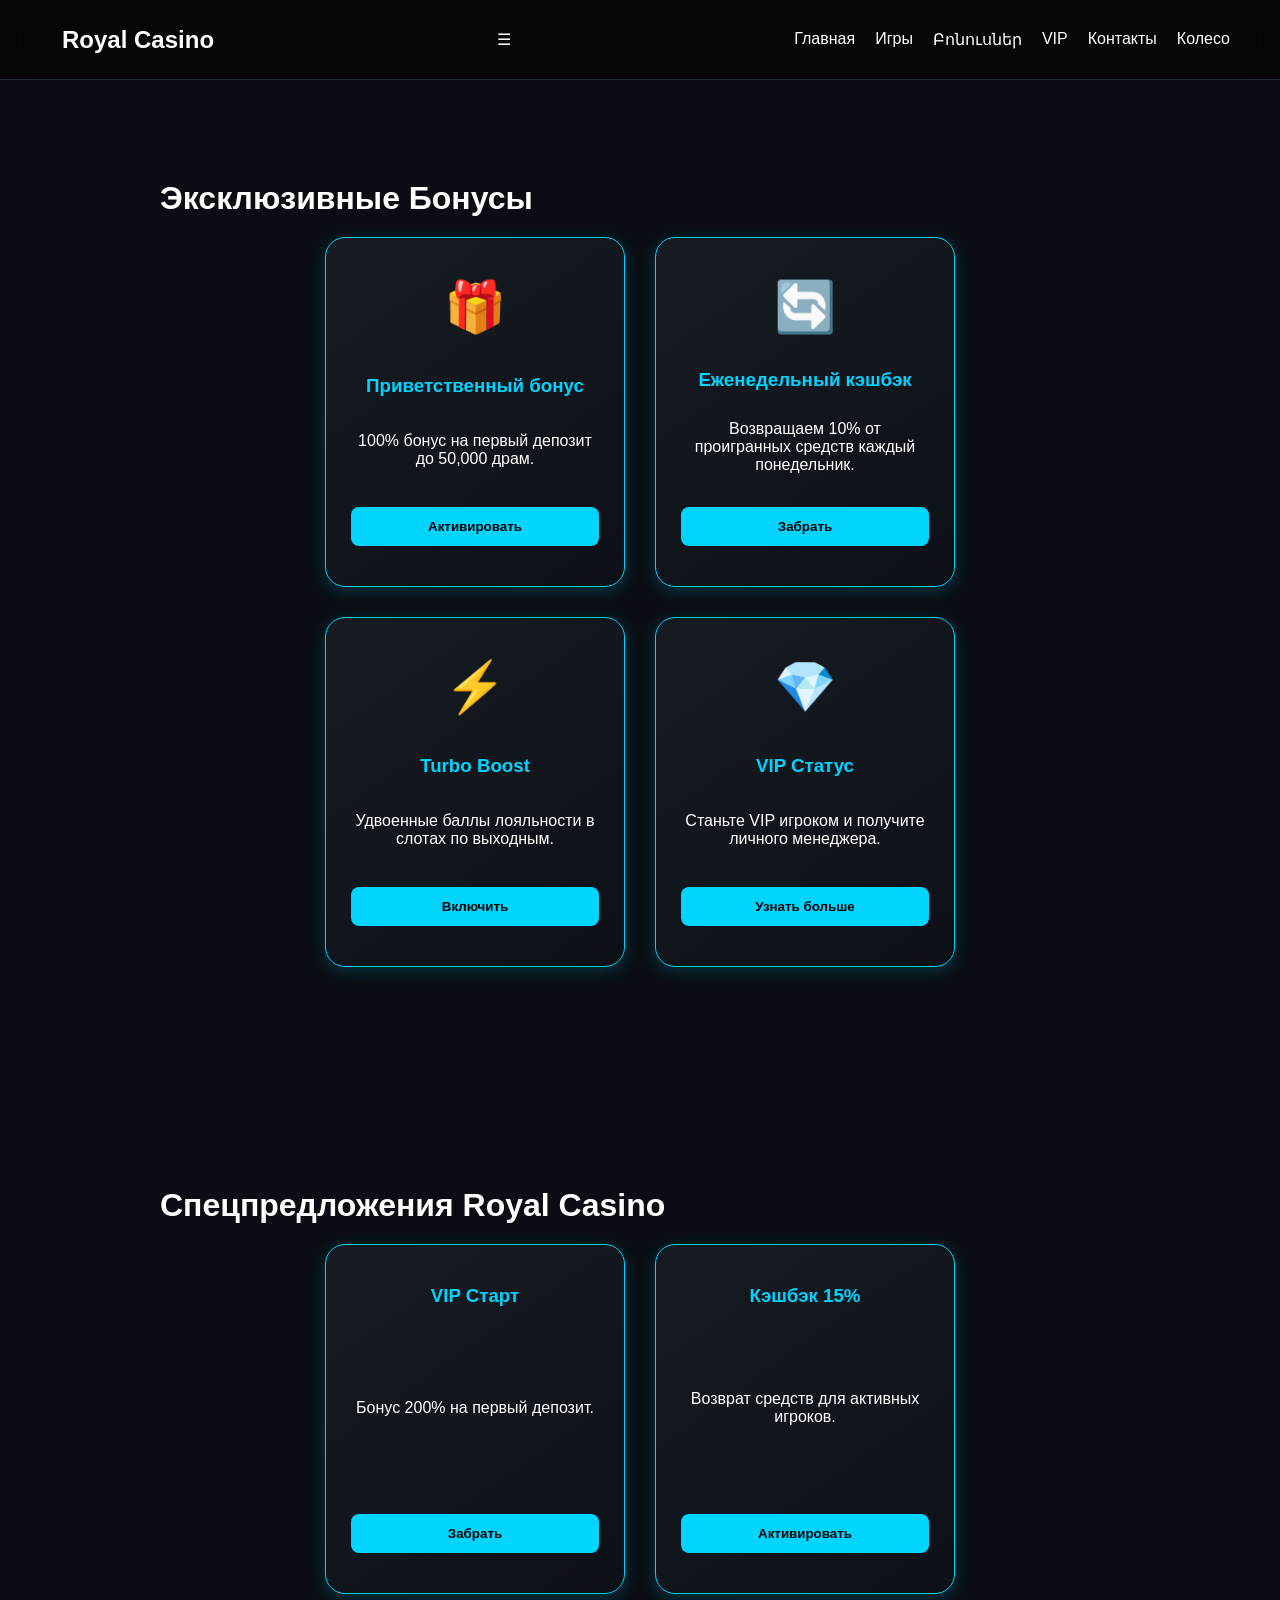
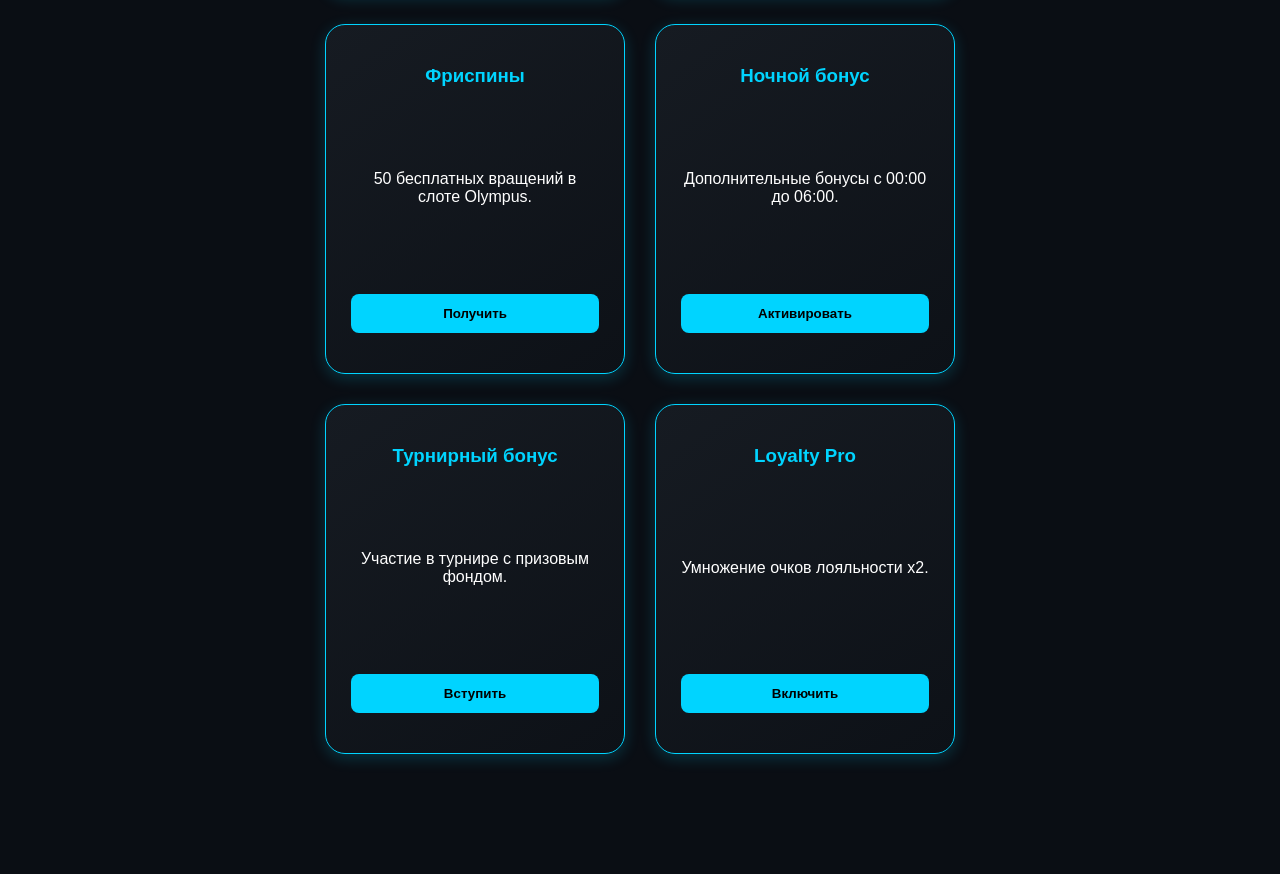
<file: bonus.html>
<!DOCTYPE html>
<html lang="ru">
<head>
    <meta charset="UTF-8">
    <meta name="viewport" content="width=device-width, initial-scale=1.0">
    <title>Бонусы - Royal Casino</title>
    <link rel="stylesheet" href="style.css">
</head>
<body>

    <header>
     
        <div class="logo">
            <i class="fa-solid fa-dice"></i>
            <span>Royal Casino</span>
        </div>
        <div class="menu-toggle" onclick="toggleMenu()">☰</div>
        <nav id="navMenu" class="nav-menu">
            <a href="index.html">Главная</a>
            <a href="games.html">Игры</a>
            <a href="bonus.html">Բոնուսներ</a>
            <a href="vip.html">VIP</a>
            <a href="contacts.html">Контакты</a>
            <a href="wheel.html">Колесо</a>
        </nav>

       
        
        
    </header>
    <main class="bonus-container">
        <h1 class="page-title">Эксклюзивные Бонусы</h1>
        
        <div class="bonus-grid">
            <div class="bonus-card">
                <div class="icon">🎁</div>
                <h3>Приветственный бонус</h3>
                <p>100% бонус на первый депозит до 50,000 драм.</p>
                <button class="play-btn" onclick="claimBonus('Приветственный бонус')">Активировать</button>
            </div>
            <div class="bonus-card">
                <div class="icon">🔄</div>
                <h3>Еженедельный кэшбэк</h3>
                <p>Возвращаем 10% от проигранных средств каждый понедельник.</p>
                <button class="play-btn" onclick="claimBonus('Кэшбэк')">Забрать</button>
            </div>
            <div class="bonus-card">
                <div class="icon">⚡️</div>
                <h3>Turbo Boost</h3>
                <p>Удвоенные баллы лояльности в слотах по выходным.</p>
                <button class="play-btn" onclick="claimBonus('Turbo Boost')">Включить</button>
            </div>
            <div class="bonus-card">
                <div class="icon">💎</div>
                <h3>VIP Статус</h3>
                <p>Станьте VIP игроком и получите личного менеджера.</p>
                <button class="play-btn" onclick="claimBonus('VIP Статус')">Узнать больше</button>
            </div>
        </div>
    </main>


    <main class="bonus-container">
        <h1 class="page-title">Спецпредложения Royal Casino</h1>
        
        <div class="bonus-grid">
            <div class="bonus-card"><h3>VIP Старт</h3><p>Бонус 200% на первый депозит.</p><button class="play-btn" onclick="claimBonus('VIP Старт')">Забрать</button></div>
            <div class="bonus-card"><h3>Кэшбэк 15%</h3><p>Возврат средств для активных игроков.</p><button class="play-btn" onclick="claimBonus('Кэшбэк 15%')">Активировать</button></div>
            <div class="bonus-card"><h3>Фриспины</h3><p>50 бесплатных вращений в слоте Olympus.</p><button class="play-btn" onclick="claimBonus('Фриспины')">Получить</button></div>
            <div class="bonus-card"><h3>Ночной бонус</h3><p>Дополнительные бонусы с 00:00 до 06:00.</p><button class="play-btn" onclick="claimBonus('Ночной бонус')">Активировать</button></div>
            <div class="bonus-card"><h3>Турнирный бонус</h3><p>Участие в турнире с призовым фондом.</p><button class="play-btn" onclick="claimBonus('Турнир')">Вступить</button></div>
            <div class="bonus-card"><h3>Loyalty Pro</h3><p>Умножение очков лояльности х2.</p><button class="play-btn" onclick="claimBonus('Loyalty Pro')">Включить</button></div>
        </div>
    </main> 


    <script src="script.js"></script>
</body>
</html>
</file>
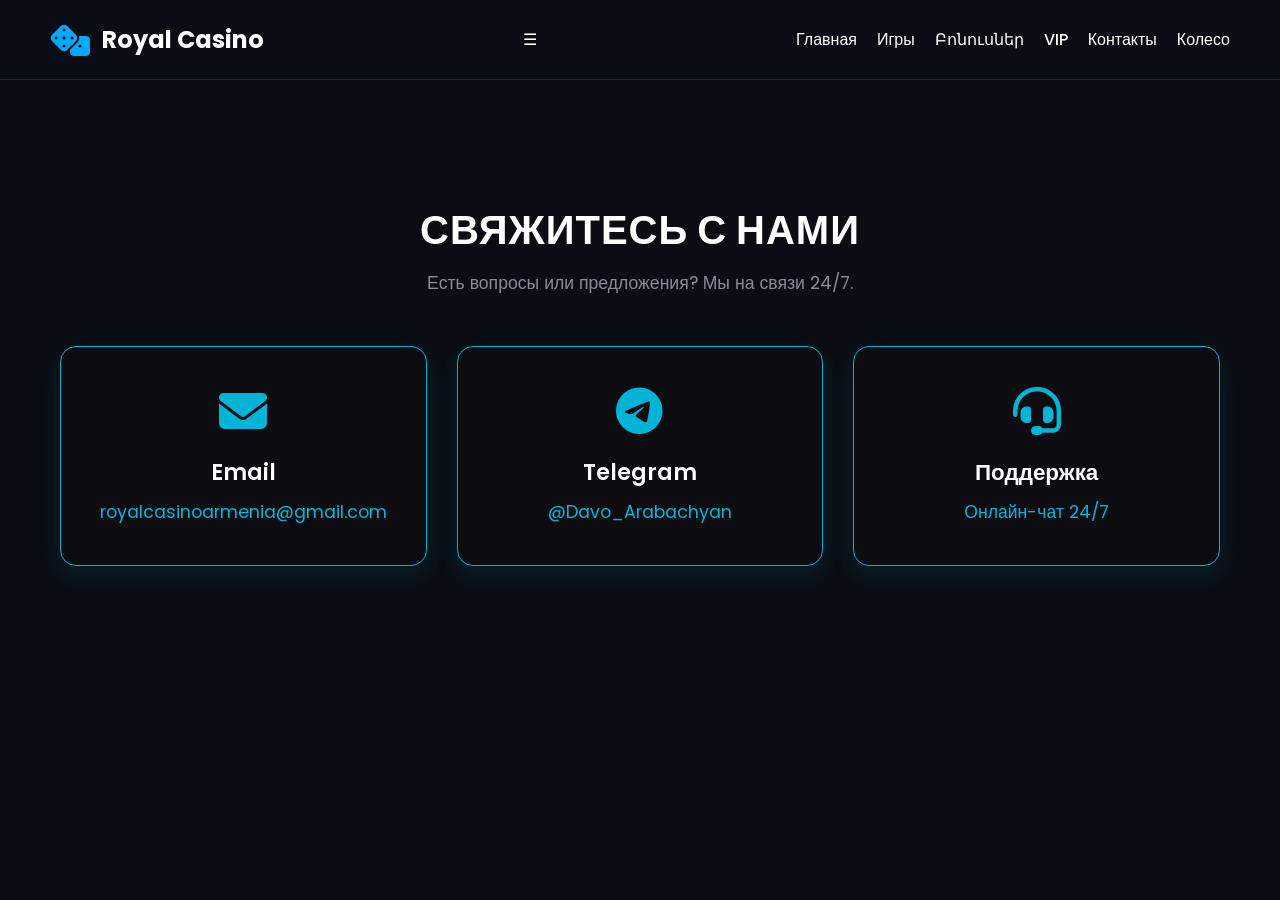
<file: contacts.html>
<!DOCTYPE html>
<html lang="ru">
<head>
    <meta charset="UTF-8">
    <meta name="viewport" content="width=device-width, initial-scale=1.0">
    <title>Royal Casino - Контакты</title>
    <link rel="stylesheet" href="style.css">
    <link href="https://fonts.googleapis.com/css2?family=Poppins:wght@300;400;600;700&display=swap" rel="stylesheet">
    <link rel="stylesheet" href="https://cdnjs.cloudflare.com/ajax/libs/font-awesome/6.7.2/css/all.min.css">
</head>
<body>
    <header>
     
        <div class="logo">
            <i class="fa-solid fa-dice"></i>
            <span>Royal Casino</span>
        </div>
        <div class="menu-toggle" onclick="toggleMenu()">☰</div>
        <nav id="navMenu" class="nav-menu">
            <a href="index.html">Главная</a>
            <a href="games.html">Игры</a>
            <a href="bonus.html">Բոնուսներ</a>
            <a href="vip.html">VIP</a>
            <a href="contacts.html">Контакты</a>
            <a href="wheel.html">Колесо</a>
        </nav>

      
        
       

    </header>

    <section class="contacts-section">
        <div class="contacts-container">
            <h1>Свяжитесь с нами</h1>
            <p class="contacts-subtitle">Есть вопросы или предложения? Мы на связи 24/7.</p>

            <div class="contacts-grid">
                <div class="contact-card">
                    <i class="fa-solid fa-envelope"></i>
                    <h3>Email</h3>
                    <p>royalcasinoarmenia@gmail.com</p>
                </div>

                <div class="contact-card">
                    <i class="fa-brands fa-telegram"></i>
                    <h3>Telegram</h3>
                    <p>@Davo_Arabachyan</p>
                </div>

                <div class="contact-card">
                    <i class="fa-solid fa-headset"></i>
                    <h3>Поддержка</h3>
                    <p>Онлайн-чат 24/7</p>
                </div>
            </div>
        </div>
    </section>

    <script src="script.js"></script>
</body>
</html>
</file>
<file: style.css>
*{
    margin:0;
    padding:0;
    box-sizing:border-box;
    font-family:'Poppins',sans-serif;
}

body{
    background:#05070d;
    color:white;
    overflow-x:hidden;
}

/* ================= HEADER ================= */

header{
    width:100%;
    height:80px;

    display:flex;
    justify-content:space-between;
    align-items:center;

    padding:0 80px;

    position:fixed;
    top:0;
    left:0;

    background:rgba(0,0,0,.55);

    backdrop-filter:blur(15px);

    border-bottom:1px solid rgba(0,170,255,.15);

    z-index:1000;
}

.logo{
    display:flex;
    align-items:center;
    gap:12px;

    font-size:26px;
    font-weight:700;
}

.logo i{
    color:#00aaff;
    font-size:32px;
}

nav{
    display:flex;
    gap:35px;
}

nav a{
    color:white;
    text-decoration:none;
    transition:.3s;
}

nav a:hover{
    color:#00aaff;
}

.buttons{
    display:flex;
    gap:15px;
}

button{
    cursor:pointer;
    transition:.35s;
}

.login{

    width:120px;
    height:45px;

    background:transparent;
    border:2px solid #00aaff;
    color:white;
    border-radius:12px;
}

.login:hover{

    background:#00aaff;
    box-shadow:0 0 20px #00aaff;
}

.signup{

    width:150px;
    height:45px;

    border:none;

    border-radius:12px;

    background:linear-gradient(90deg,#008cff,#00d4ff);

    color:white;

    font-weight:600;

    box-shadow:0 0 30px rgba(0,170,255,.5);
}

.signup:hover{

    transform:translateY(-3px);

    box-shadow:0 0 45px #00aaff;
}

/* ================= HERO ================= */

.hero{

    width:100%;
    min-height:100vh;

    display:flex;
    justify-content:space-between;
    align-items:center;

    padding:150px 80px;
}

.hero-left{

    width:48%;
}

.hero-left h4{

    color:#00aaff;

    margin-bottom:15px;

    font-size:22px;
}

.hero-left h1{

    font-size:68px;

    line-height:1.1;

    margin-bottom:25px;
}

.hero-left p{

    color:#a8b0c3;

    line-height:1.8;

    font-size:18px;

    margin-bottom:40px;
}

.hero-buttons{

    display:flex;

    gap:20px;
}

.play{

    width:200px;
    height:60px;

    border:none;

    border-radius:14px;

    background:#00aaff;

    color:white;

    font-size:18px;

    font-weight:700;

    box-shadow:0 0 35px rgba(0,170,255,.6);
}

.play:hover{

    transform:translateY(-5px);
}

.bonus{

    width:220px;
    height:60px;

    background:transparent;

    border:2px solid #00aaff;

    color:white;

    border-radius:14px;

    font-size:18px;
}

.bonus:hover{

    background:#00aaff;

    box-shadow:0 0 35px #00aaff;
}

/* ================= RIGHT ================= */

.hero-right{

    width:45%;

    display:flex;

    justify-content:center;

    align-items:center;

    position:relative;
}

.roulette{

    width:350px;
    height:350px;

    border-radius:50%;

    background:#101827;

    border:5px solid #00aaff;

    display:flex;

    justify-content:center;

    align-items:center;

    font-size:120px;

    color:#00aaff;

    box-shadow:
    0 0 40px #00aaff,
    inset 0 0 30px #00aaff;

    animation:spin 12s linear infinite;
}

.roulette-glow{

    position:absolute;

    width:500px;
    height:500px;

    background:#00aaff;

    filter:blur(180px);

    opacity:.18;
}

@keyframes spin{

from{

transform:rotate(0deg);

}

to{

transform:rotate(360deg);

}

}

/* ================= MOBILE ================= */

@media(max-width:900px){

header{

padding:20px;

flex-direction:column;

height:auto;

gap:20px;

}

nav{

flex-wrap:wrap;

justify-content:center;

}

.hero{

flex-direction:column;

text-align:center;

padding:180px 20px 60px;

}

.hero-left,
.hero-right{

width:100%;

}

.hero-left h1{

font-size:42px;

}

.hero-buttons{

justify-content:center;

flex-wrap:wrap;

}

.roulette{

width:260px;
height:260px;
font-size:90px;
margin-top:40px;

}

}

/* ==========================================================================
   Стили для секции игр (Royal Casino)
   ========================================================================== */

/* Общие настройки для всей секции */
.games {
    max-width: 1200px;
    margin: 40px auto;
    padding: 0 20px;
    font-family: 'Poppins', sans-serif; /* Твой подключенный шрифт */
}

/* Заголовок "Популярные игры" */
.games h1 {
    color: #ffffff;
    font-size: 2rem;
    margin-bottom: 30px;
    text-transform: uppercase;
    letter-spacing: 1px;
}

/* СЕТКА ДЛЯ КАРТОЧЕК */
.game-grid {
    display: grid;
    /* Карточки будут автоматически выстраиваться в ряд (минимум 260px каждая) */
    grid-template-columns: repeat(auto-fill, minmax(260px, 1fr));
    gap: 30px; /* Расстояние между карточками */
}

/* СТИЛЬ КАРТОЧКИ */
.game-card {
    background-color: #1a1a1f; /* Темный фон карточки, чуть светлее фона сайта */
    border-radius: 16px;       /* Красивые скругленные углы */
    overflow: hidden;          /* Чтобы картинка не вылезала за скругления */
    border: 1px solid #2c2c35; /* Элегантная тонкая рамка */
    box-shadow: 0 10px 20px rgba(0, 0, 0, 0.5); /* Глубокая тень */
    display: flex;
    flex-direction: column;
    transition: transform 0.3s ease, border-color 0.3s ease, box-shadow 0.3s ease;
}

/* Эффект при наведении на карточку */
.game-card:hover {
    transform: translateY(-8px); /* Карточка плавно приподнимается */
    border-color: #ffbe0b;       /* Рамка подсвечивается золотым */
    box-shadow: 0 15px 30px rgba(255, 190, 11, 0.2); /* Золотистое свечение */
}

/* КАРТИНКА ВНУТРИ КАРТОЧКИ */
.game-card img {
    width: 100%;
    height: 220px;       /* Фиксированная высота для всех картинок */
    object-fit: cover;   /* Картинки масштабируются без искажения пропорций */
    transition: transform 0.3s ease;
}

/* Эффект увеличения картинки при наведении */
.game-card:hover img {
    transform: scale(1.05);
}

/* НАЗВАНИЕ ИГРЫ (h3) */
.game-card h3 {
    color: #ffffff;
    font-size: 1.25rem;
    font-weight: 600;
    margin: 20px 15px 10px 15px;
    text-align: left;
}

/* КНОПКА "ПОДРОБНЕЕ" */
.game-card button {
    background: #ffbe0b; /* Золотой цвет кнопки */
    color: #000000;      /* Черный текст */
    border: none;
    padding: 12px 20px;
    font-size: 1rem;
    font-weight: 700;
    border-radius: 12px;
    margin: 0 15px 20px 15px; /* Отступы по бокам и снизу */
    cursor: pointer;
    transition: background-color 0.2s ease, transform 0.1s ease;
}

/* Эффект при наведении на кнопку */
.game-card button:hover {
    background: #fb5607; /* Меняет цвет на сочный оранжевый */
    color: #ffffff;      /* Текст становится белым */
}

/* Эффект при клике */
.game-card button:active {
    transform: scale(0.98);
}

/* ==========================================================================
   Спец-стили для страницы VIP (Черно-Голубой Неон)
   ========================================================================== */

/* Контейнер заголовка VIP */
.vip-header {
    display: flex;
    align-items: center;
    gap: 15px;
    margin-bottom: 30px;
}

/* Главная голубая плашка Premium */
.vip-badge-main {
    background: linear-gradient(135deg, #00b4d8 0%, #0077b6 100%);
    color: #ffffff;
    padding: 5px 12px;
    font-size: 0.85rem;
    font-weight: 800;
    border-radius: 20px;
    text-transform: uppercase;
    letter-spacing: 1px;
    box-shadow: 0 0 15px rgba(0, 180, 216, 0.4);
}

/* Премиум-стиль для VIP-карточки (Черный + Голубой неоновый контур) */
.game-card.vip-card {
    background: #0d0d11; /* Глубокий черный фон */
    border: 1px solid #00b4d8; /* Голубая неоновая рамка */
    box-shadow: 0 10px 25px rgba(0, 180, 216, 0.1);
}

/* Эффект при наведении на VIP-карточку */
.game-card.vip-card:hover {
    border-color: #90e0ef; /* Светло-голубое свечение */
    box-shadow: 0 15px 35px rgba(0, 180, 216, 0.4); 
    transform: translateY(-10px);
}

/* Обертка для картинки */
.game-image-wrapper {
    position: relative;
    width: 100%;
    height: 220px;
    overflow: hidden;
}

/* Голубой ярлык "VIP" поверх картинки */
.vip-tag {
    position: absolute;
    top: 15px;
    left: 15px;
    background: #00b4d8;
    color: #ffffff;
    font-weight: 900;
    font-size: 0.75rem;
    padding: 4px 10px;
    border-radius: 6px;
    z-index: 2;
    letter-spacing: 1px;
    box-shadow: 0 4px 10px rgba(0,0,0,0.4);
}

/* Изменяем текст внутри VIP-инфо */
.game-card.vip-card .game-info {
    padding: 20px;
    display: flex;
    flex-direction: column;
}

/* Стильная темная кнопка с голубой рамкой и текстом */
.game-card.vip-card button {
    background: #0d0d11;
    color: #00b4d8;
    border: 1px solid #00b4d8;
    margin: 10px 0 0 0;
    padding: 12px 0;
    width: 100%;
    font-weight: 700;
    border-radius: 12px;
    cursor: pointer;
    transition: all 0.3s ease;
}

/* При наведении кнопка полностью заливается голубым */
.game-card.vip-card button:hover {
    background: linear-gradient(135deg, #00b4d8 0%, #0077b6 100%);
    color: #ffffff;
    border-color: transparent;
    box-shadow: 0 0 15px rgba(0, 180, 216, 0.6);
}

/* Общие настройки для всей секции игр */
.games {
    max-width: 1200px;
    margin: 0 auto 40px auto; /* Убрали верхний маржин */
    padding: 120px 20px 0 20px; /* ДОБАВИЛИ 120px СВЕРХУ, чтобы отодвинуть от меню */
    font-family: 'Poppins', sans-serif;
}

/* ==========================================================================
   Спец-стили для страницы Контактов (Черно-Голубой Неон)
   ========================================================================== */

/* Главная секция контактов с отступом от фиксированного меню */
.contacts-section {
    max-width: 1200px;
    margin: 0 auto;
    padding: 120px 20px 40px 20px; /* Отступ сверху 120px, чтобы не пряталось под меню */
    font-family: 'Poppins', sans-serif;
    text-align: center;
}

.contacts-container h1 {
    color: #ffffff;
    font-size: 2.5rem;
    margin-bottom: 10px;
    text-transform: uppercase;
    letter-spacing: 1px;
}

.contacts-subtitle {
    color: #8a8a98;
    font-size: 1.1rem;
    margin-bottom: 50px;
}

/* Сетка для контактных карточек */
.contacts-grid {
    display: grid;
    grid-template-columns: repeat(auto-fit, minmax(280px, 1fr));
    gap: 30px;
}

/* Стиль карточки контакта */
.contact-card {
    background: #0d0d11; /* Твой глубокий черный цвет */
    border: 1px solid #00b4d8; /* Твой голубой неон */
    border-radius: 16px;
    padding: 40px 20px;
    box-shadow: 0 10px 25px rgba(0, 180, 216, 0.1);
    transition: transform 0.3s ease, border-color 0.3s ease, box-shadow 0.3s ease;
}

/* Эффект при наведении на карточку контакта */
.contact-card:hover {
    border-color: #90e0ef;
    box-shadow: 0 15px 35px rgba(0, 180, 216, 0.3);
    transform: translateY(-3px); /* Легкий аккуратный подъем без взлета */
}

/* Иконки FontAwesome внутри карточек */
.contact-card i {
    font-size: 3rem;
    color: #00b4d8; /* Голубой цвет для иконок */
    margin-bottom: 20px;
}

/* Заголовки внутри карточек */
.contact-card h3 {
    color: #ffffff;
    font-size: 1.4rem;
    margin-bottom: 10px;
    font-weight: 600;
}

/* Текст (ссылки/информация) внутри карточек */
.contact-card p {
    color: #00b4d8;
    font-size: 1.1rem;
    font-weight: 400;
    word-break: break-all;
}

/* ==========================================================================
   Дополнительные стили для блока игр на Главной странице
   ========================================================================== */

/* Контейнер для заголовка и кнопки "Смотреть все" */
.section-header {
    display: flex;
    justify-content: space-between;
    align-items: center;
    margin-bottom: 30px;
}

/* Убираем лишний нижний отступ у H1 внутри этого контейнера */
.section-header h1 {
    margin-bottom: 0 !important;
}

/* Красивая голубая кнопка "Смотреть все" */
.see-all-btn {
    color: #00b4d8;
    text-decoration: none;
    font-weight: 600;
    font-size: 1rem;
    border: 1px solid #00b4d8;
    padding: 8px 18px;
    border-radius: 8px;
    transition: all 0.3s ease;
}

/* Эффект при наведении на "Смотреть все" */
.see-all-btn:hover {
    background: #00b4d8;
    color: #ffffff;
    box-shadow: 0 0 15px rgba(0, 180, 216, 0.4);
}

/* ==========================================================================
   Новые разделы для Главной страницы (Джекпот, Плюсы, FAQ, Футер)
   ========================================================================== */

/* Общий стиль заголовков для секций */
.section-title {
    color: #ffffff;
    font-size: 2rem;
    text-align: center;
    text-transform: uppercase;
    letter-spacing: 1px;
    margin-bottom: 40px;
}

/* --- 1. СТИЛИ ДЛЯ ДЖЕКПОТА --- */
.jackpot-section {
    max-width: 1200px;
    margin: 60px auto;
    padding: 0 20px;
}

.jackpot-container {
    background: linear-gradient(135deg, #0d0d11 0%, #001d29 100%);
    border: 2px solid #00b4d8;
    border-radius: 20px;
    padding: 40px;
    text-align: center;
    box-shadow: 0 0 30px rgba(0, 180, 216, 0.25);
}

.jackpot-container h2 {
    color: #90e0ef;
    font-size: 1.5rem;
    letter-spacing: 4px;
    margin-bottom: 10px;
}

.jackpot-amount {
    color: #ffffff;
    font-size: 3.5rem;
    font-weight: 800;
    text-shadow: 0 0 20px rgba(0, 180, 216, 0.6);
    margin-bottom: 10px;
}

.jackpot-amount .cents {
    color: #00b4d8;
    font-size: 2rem;
    vertical-align: super;
}

.jackpot-container p {
    color: #8a8a98;
    font-size: 1.1rem;
}

/* --- 2. СТИЛИ ДЛЯ ПРЕИМУЩЕСТВ --- */
.features-section {
    max-width: 1200px;
    margin: 80px auto;
    padding: 0 20px;
}

.features-grid {
    display: grid;
    grid-template-columns: repeat(auto-fit, minmax(280px, 1fr));
    gap: 30px;
}

.feature-card {
    background: #0d0d11;
    border: 1px solid #22222a;
    border-radius: 16px;
    padding: 40px 20px;
    text-align: center;
    transition: all 0.3s ease;
}

.feature-card:hover {
    border-color: #00b4d8;
    box-shadow: 0 10px 25px rgba(0, 180, 216, 0.15);
    transform: translateY(-3px);
}

.feature-card i {
    font-size: 2.5rem;
    color: #00b4d8;
    margin-bottom: 20px;
}

.feature-card h3 {
    color: #ffffff;
    font-size: 1.3rem;
    margin-bottom: 15px;
}

.feature-card p {
    color: #8a8a98;
    font-size: 0.95rem;
    line-height: 1.6;
}

/* --- 3. СТИЛИ ДЛЯ FAQ --- */
.faq-section {
    max-width: 800px;
    margin: 80px auto;
    padding: 0 20px;
}

.faq-item {
    background: #0d0d11;
    border: 1px solid #22222a;
    border-radius: 12px;
    margin-bottom: 15px;
    padding: 20px;
    text-align: left;
}

.faq-question {
    color: #ffffff;
    font-weight: 600;
    font-size: 1.1rem;
    margin-bottom: 10px;
    position: relative;
    padding-left: 25px;
}

.faq-question::before {
    content: "•";
    color: #00b4d8;
    font-size: 1.5rem;
    position: absolute;
    left: 5px;
    top: -4px;
}

.faq-answer {
    color: #8a8a98;
    font-size: 0.95rem;
    line-height: 1.6;
    padding-left: 25px;
}

/* --- 4. СТИЛИ ДЛЯ ФУТЕРА --- */
.main-footer {
    background: #07070a;
    border-top: 1px solid #14141a;
    padding: 30px 20px;
    text-align: center;
    margin-top: 100px;
}

.footer-content p {
    color: #555562;
    font-size: 0.9rem;
}

/* ==========================================================================
   ИГРОВЫЕ КАРТОЧКИ — ТОЛЬКО ЧЕРНЫЙ И ГОЛУБОЙ ЦВЕТ
   ========================================================================== */

/* Сетка для карточек */
.game-grid {
    display: grid !important;
    grid-template-columns: repeat(auto-fill, minmax(250px, 1fr)) !important;
    gap: 25px !important;
    margin-top: 20px !important;
}

/* Сама карточка */
.game-card {
    background-color: #0d0d11 !important; /* Глубокий черный фон */
    border: 1px solid #1e1e24 !important; /* Темная рамка */
    border-radius: 16px !important;
    overflow: hidden !important;
    display: flex !important;
    flex-direction: column !important;
    transition: all 0.3s ease !important;
}

/* Эффект при наведении на карточку — подсвечивается ГОЛУБЫМ */
.game-card:hover {
    border-color: #00b4d8 !important;
    box-shadow: 0 10px 25px rgba(0, 180, 216, 0.25) !important;
    transform: translateY(-3px) !important;
}

/* Картинка внутри карточки */
.game-card img {
    width: 100% !important;
    height: 200px !important;
    object-fit: cover !important;
}

/* Заголовок игры */
.game-card h3 {
    color: #ffffff !important;
    font-size: 1.2rem !important;
    margin: 15px !important;
    font-weight: 600 !important;
}

/* КНОПКА — СТРОГО ГОЛУБАЯ */
.game-card button {
    background-color: #00b4d8 !important; /* Твой фирменный голубой цвет */
    color: #ffffff !important;            /* Белый текст */
    border: none !important;
    border-radius: 12px !important;
    padding: 12px 20px !important;
    font-weight: 700 !important;
    margin: 0 15px 20px 15px !important;
    cursor: pointer !important;
    transition: background-color 0.2s ease !important;
}

/* Эффект при наведении на кнопку */
.game-card button:hover {
    background-color: #0077b6 !important; /* Сине-голубой при наведении */
    color: #ffffff !important;
}

/* ==========================================================================
   РАСШИРЕННАЯ СТРАНИЦА ИГР (Сетка + Фильтры + Живые Выигрыши)
   ========================================================================== */

/* Макет распределения: Каталог слева, Виджет выигрышей справа */
.games-page-layout {
    max-width: 1400px;
    margin: 0 auto;
    padding: 120px 20px 40px 20px; /* Отступ сверху от меню */
    display: flex;
    gap: 30px;
}

.games-main-content {
    flex: 3; /* Занимает 75% ширины */
}

/* Стили кнопок-фильтров */
.games-filter-bar {
    display: flex;
    gap: 12px;
    margin-bottom: 30px;
}

.filter-btn {
    background: #0d0d11;
    color: #8a8a98;
    border: 1px solid #22222a;
    padding: 10px 20px;
    border-radius: 10px;
    font-weight: 600;
    cursor: pointer;
    transition: all 0.3s ease;
}

.filter-btn:hover, .filter-btn.active {
    background: #00b4d8;
    color: #ffffff;
    border-color: #00b4d8;
    box-shadow: 0 0 15px rgba(0, 180, 216, 0.3);
}

/* БОКОВАЯ ПАНЕЛЬ: ЖИВЫЕ ВЫИГРЫШИ */
.live-wins-sidebar {
    flex: 1; /* Занимает 25% ширины */
    background: #0d0d11;
    border: 1px solid #00b4d8; /* Голубой контур */
    border-radius: 20px;
    padding: 25px 20px;
    height: fit-content;
    box-shadow: 0 10px 30px rgba(0, 180, 216, 0.1);
}

.sidebar-header {
    display: flex;
    align-items: center;
    gap: 10px;
    margin-bottom: 20px;
    border-bottom: 1px solid #22222a;
    padding-bottom: 15px;
}

.sidebar-header h2 {
    color: #ffffff;
    font-size: 1.25rem;
    margin: 0;
}

/* Пульсирующая зеленая/голубая точка (эффект Live) */
.live-pulse {
    width: 10px;
    height: 10px;
    background-color: #00b4d8;
    border-radius: 50%;
    box-shadow: 0 0 0 0 rgba(0, 180, 216, 0.7);
    animation: pulse 1.6s infinite;
}

@keyframes pulse {
    0% { transform: scale(0.95); box-shadow: 0 0 0 0 rgba(0, 180, 216, 0.7); }
    70% { transform: scale(1); box-shadow: 0 0 0 10px rgba(0, 180, 216, 0); }
    100% { transform: scale(0.95); box-shadow: 0 0 0 0 rgba(0, 180, 216, 0); }
}

/* Элементы списка выигрышей */
.wins-list {
    display: flex;
    flex-direction: column;
    gap: 15px;
}

.win-item {
    background: #14141a;
    border-radius: 12px;
    padding: 12px 15px;
    display: flex;
    justify-content: space-between;
    align-items: center;
    border: 1px solid #1e1e24;
}

.win-user {
    color: #ffffff;
    font-weight: 600;
    font-size: 0.9rem;
}

.win-game {
    color: #8a8a98;
    font-size: 0.8rem;
}

.win-amount {
    font-weight: 700;
    font-size: 0.95rem;
}

.font-cyan {
    color: #00b4d8;
    text-shadow: 0 0 10px rgba(0, 180, 216, 0.3);
}

/* Адаптивность для мобилок (чтобы сайдбар уходил вниз, если экран узкий) */
@media (max-width: 992px) {
    .games-page-layout {
        flex-direction: column;
    }
    .live-wins-sidebar {
        width: 100%;
    }
}

/* ==========================================================================
   ФИКС VIP СТРАНИЦЫ (Ровные карточки)
   ========================================================================== */

   .vip-page-container {
    max-width: 1200px;
    margin: 0 auto;
    padding: 120px 20px 40px 20px;
}

/* Стили для блока статусов (карточек Bronze, Silver и т.д.) */
.vip-status-container {
    margin-bottom: 60px;
}

.status-grid {
    display: grid;
    grid-template-columns: repeat(auto-fit, minmax(240px, 1fr));
    gap: 20px;
}

.status-card {
    background: #0d0d11;
    border: 1px solid #22222a;
    border-radius: 16px;
    padding: 25px 15px;
    text-align: center;
    transition: all 0.3s ease;
}

.status-card:hover {
    border-color: #00b4d8;
    box-shadow: 0 0 20px rgba(0, 180, 216, 0.2);
    transform: translateY(-3px);
}

.status-card h3 {
    color: #ffffff;
    margin-bottom: 8px;
}

.status-card p {
    color: #8a8a98;
    font-size: 0.9rem;
    margin-bottom: 15px;
}

.status-lock {
    display: inline-block;
    font-size: 0.75rem;
    font-weight: 700;
    padding: 4px 12px;
    border-radius: 20px;
    background: #14141a;
    color: #00b4d8;
    border: 1px solid #00b4d8;
    text-transform: uppercase;
}

/* Оформление VIP карточек — делаем им постоянную неоновую рамку */
.game-card.vip-card {
    background: #060608 !important;
    border: 1px solid #00b4d8 !important; /* Голубой контур */
    box-shadow: 0 5px 15px rgba(0, 180, 216, 0.15) !important;
}

.game-card.vip-card:hover {
    border-color: #90e0ef !important;
    box-shadow: 0 10px 25px rgba(0, 180, 216, 0.35) !important;
}

/* Кнопки внутри VIP карточек */
.game-card.vip-card button {
    background: transparent !important;
    color: #00b4d8 !important;
    border: 1px solid #00b4d8 !important;
}

.game-card.vip-card button:hover {
    background: #00b4d8 !important;
    color: #ffffff !important;
}

/* КНОПКА — ТЕПЕРЬ СТРОГО ПО ЦЕНТРУ КАРТОЧКИ */
.game-card button {
    background-color: #00b4d8 !important; /* Твой фирменный голубой цвет */
    color: #ffffff !important;            /* Белый текст */
    border: none !important;
    border-radius: 12px !important;
    padding: 12px 20px !important;
    font-weight: 700 !important;
    
    /* ВОТ ЭТИ ТРИ СТРОКИ ВЫРАВНИВАЮТ КНОПКУ ПРЯМО ПО ЦЕНТРУ */
    display: block !important;
    margin: 0 auto 20px auto !important; /* auto слева и справа сдвинет её в центр */
    width: 85% !important;               /* Делает её аккуратной по ширине */
    
    cursor: pointer !important;
    transition: background-color 0.2s ease !important;
}

/* ==========================================================================
   МОДАЛЬНЫЕ ОКНА (ВХОД И РЕГИСТРАЦИЯ)
   ========================================================================== */

/* Задний темный фон при открытии окна */
.modal {
    display: none; /* По умолчанию скрыто */
    position: fixed;
    z-index: 1000;
    left: 0;
    top: 0;
    width: 100%;
    height: 100%;
    background-color: rgba(3, 3, 5, 0.8);
    backdrop-filter: blur(8px); /* Размытие заднего плана */
    justify-content: center;
    align-items: center;
}

/* Контентная плашка окна */
.modal-content {
    background-color: #0d0d11;
    border: 2px solid #00b4d8; /* Неоново-голубая рамка */
    box-shadow: 0 0 30px rgba(0, 180, 216, 0.3);
    padding: 40px;
    border-radius: 20px;
    width: 100%;
    max-width: 420px;
    position: relative;
    text-align: left;
    animation: fadeInModal 0.3s ease;
}

@keyframes fadeInModal {
    from { opacity: 0; transform: translateY(-20px); }
    to { opacity: 1; transform: translateY(0); }
}

/* Кнопка закрытия (крестик) */
.close-modal {
    position: absolute;
    right: 20px;
    top: 15px;
    color: #8a8a98;
    font-size: 28px;
    font-weight: bold;
    cursor: pointer;
    transition: color 0.2s;
}

.close-modal:hover {
    color: #00b4d8;
}

.modal-content h2 {
    color: #ffffff;
    margin-bottom: 25px;
    font-size: 1.8rem;
    font-weight: 700;
}

/* Поля ввода (Инпуты) */
.input-group {
    margin-bottom: 20px;
    display: flex;
    flex-direction: column;
    gap: 8px;
}

.input-group label {
    color: #8a8a98;
    font-size: 0.9rem;
}

.input-group input {
    background: #14141a;
    border: 1px solid #22222a;
    padding: 14px;
    border-radius: 10px;
    color: #ffffff;
    font-size: 1rem;
    outline: none;
    transition: all 0.2s;
}

.input-group input:focus {
    border-color: #00b4d8;
    box-shadow: 0 0 10px rgba(0, 180, 216, 0.2);
}

/* Чекбокс 18+ */
.checkbox-group {
    display: flex;
    align-items: flex-start;
    gap: 10px;
    margin-bottom: 25px;
    color: #8a8a98;
    font-size: 0.85rem;
    line-height: 1.4;
    cursor: pointer;
}

.checkbox-group input {
    margin-top: 3px;
    accent-color: #00b4d8;
}

/* Кнопка отправки внутри модалки */
.modal-submit-btn {
    width: 100%;
    background: #00b4d8;
    color: #ffffff;
    border: none;
    padding: 14px;
    border-radius: 12px;
    font-size: 1.1rem;
    font-weight: 700;
    cursor: pointer;
    transition: background 0.2s, box-shadow 0.2s;
}

.modal-submit-btn:hover {
    background: #0077b6;
    box-shadow: 0 0 15px rgba(0, 180, 216, 0.4);
}

/* Ссылка на переключение окон */
.modal-switch {
    text-align: center;
    margin-top: 20px;
    color: #555562;
    font-size: 0.9rem;
}

.modal-switch a {
    color: #00b4d8;
    text-decoration: none;
    font-weight: 600;
}

.modal-switch a:hover {
    text-decoration: underline;
}

/* Контейнер страницы (БЕЗ ФОНА) */
.wheel-page-container {
    display: flex;
    flex-direction: column;
    align-items: center;
    justify-content: center;
    min-height: 85vh;
    padding-top: 80px;
    font-family: sans-serif;
}

.wheel-title {
    color: #fff;
    font-size: 2.5rem;
    margin-bottom: 5px;
    text-shadow: 0 0 15px #0088ff; /* Неоновое свечение */
}

.wheel-subtitle {
    color: #aaaaaa;
    font-size: 1.1rem;
    margin-bottom: 40px;
}

.wheel-area {
    position: relative;
    width: 350px;
    height: 350px;
}

/* Колесо */
.wheel-wrapper {
    width: 100%;
    height: 100%;
    border-radius: 50%;
    border: 8px solid #0088ff;
    box-shadow: 0 0 35px rgba(0, 136, 255, 0.6);
    display: flex;
    align-items: center;
    justify-content: center;
    background: #101627; /* Темный фон самого колеса, чтобы цифры были видны */
    overflow: hidden;
    position: relative;
    transition: transform 4s cubic-bezier(0.15, 0.85, 0.35, 1.02);
}

/* Центр колеса */
.wheel-center {
    position: absolute;
    width: 45px;
    height: 45px;
    background: #0088ff;
    border-radius: 50%;
    z-index: 5;
    box-shadow: 0 0 15px #0088ff;
    border: 3px solid #fff;
}

/* Стрелка сверху */
.pointer {
    position: absolute;
    top: -20px;
    left: 50%;
    transform: translateX(-50%);
    width: 0;
    height: 0;
    border-left: 15px solid transparent;
    border-right: 15px solid transparent;
    border-top: 30px solid #00ffcc; /* Бирюзовая стрелка */
    z-index: 10;
}

/* Цифры на колесе */
.wheel-number {
    position: absolute;
    color: #fff;
    font-weight: bold;
    font-size: 1.2rem;
    transform-origin: center 150px;
    height: 300px;
    top: 25px;
    text-shadow: 0 2px 4px rgba(0,0,0,0.8);
}

/* Кнопка «Крутить» */
.spin-btn {
    margin-top: 40px;
    background: linear-gradient(135deg, #0088ff, #00ffcc);
    color: #fff;
    border: none;
    padding: 14px 45px;
    font-size: 1.2rem;
    font-weight: bold;
    border-radius: 30px;
    cursor: pointer;
    box-shadow: 0 5px 15px rgba(0, 255, 204, 0.3);
    transition: all 0.3s ease;
}

.spin-btn:hover {
    transform: scale(1.05);
    box-shadow: 0 0 25px rgba(0, 255, 204, 0.7);
}

.spin-btn:active {
    transform: scale(0.98);
}

/* Այս կոդը կփոքրացնի լոգոն ՄԻԱՅՆ այս էջում */

.main-header .logo i {
    font-size: 1.4rem !important; /* Փոքրացնում է խաղառիկի նշանը */
}

.main-header .logo h1 {
    font-size: 1.5rem !important; /* Փոքրացնում է Royal Casino տեքստը */
}

.main-header {
    display: flex;
    justify-content: space-between;
    align-items: center;
    padding: 20px 50px;
    background-color: #070b19; /* Քո հիմնական սև/մուգ կապույտը */
    border-bottom: 2px solid #0088ff; /* Կապույտ գիծը */
}

.main-header nav a {
    color: white;
    text-decoration: none;
    margin: 0 15px;
    font-weight: bold;
}

.main-header nav a:hover {
    color: #0088ff;
}

.modal {
    display: none;
    position: fixed;
    top: 0;
    left: 0;
    width: 100%;
    height: 100%;
    background: rgba(0, 0, 0, 0.85);
    z-index: 1000;
    justify-content: center;
    align-items: center;
}

.modal-content {
    background: #070b19;
    padding: 30px;
    border: 1px solid #0088ff;
    border-radius: 15px;
    text-align: center;
    color: white;
    width: 300px;
}

.stars-container {
    display: flex;
    justify-content: center;
    gap: 10px;
    margin: 20px 0;
}

.star {
    font-size: 40px;
    color: #333; /* Մութ աստղ */
    transition: color 0.3s;
}

.modal-button {
    background: #0088ff;
    color: white;
    border: none;
    padding: 10px 20px;
    border-radius: 5px;
    cursor: pointer;
    width: 100%;
    font-weight: bold;
}

.close-modal-btn {
    background: transparent;
    border: none;
    color: gray;
    margin-top: 10px;
    cursor: pointer;
}

/* Մոդալի ընդհանուր վիճակը */
.modal {
    display: none; 
    position: fixed; 
    top: 0; 
    left: 0; 
    width: 100%; 
    height: 100%; 
    background: rgba(0,0,0,0.8); 
    z-index: 1000; 
    align-items: center; 
    justify-content: center;
}

/* Մոդալի պատուհանը */
.modal-content {
    background: #070b19; 
    padding: 30px; 
    border: 1px solid #0088ff; 
    border-radius: 15px; 
    text-align: center; 
    color: white; 
    width: 300px;
}

/* Զառի տեսքը */
#dice-result {
    font-size: 50px; 
    margin: 20px 0;
}

/* Կոճակները */
.modal-button {
    background: #0088ff; 
    color: white; 
    border: none; 
    padding: 10px 20px; 
    border-radius: 5px; 
    cursor: pointer;
    width: 100%;
    font-weight: bold;
}

.modal-button:hover {
    background: #0066cc;
}

.close-btn {
    background: transparent; 
    border: none; 
    color: gray; 
    margin-top: 15px; 
    cursor: pointer;
}

.close-btn:hover {
    color: white;
}

#profile-balance {
    color: #00ffcc !important; /* Նեոն կապույտ-կանաչ գույն */
    font-size: 16px;
    font-weight: bold;
    padding: 5px 10px;
    border: 1px solid #00ffcc;
    border-radius: 4px;
    background: rgba(0, 255, 204, 0.1);
}

/* --- ԱԴԱՊՏԻՎ ԴԻԶԱՅՆ (RESPONSIVE) --- */

/* Մենյուի ադապտացիա */
@media (max-width: 768px) {
    header {
        flex-direction: column;
        gap: 10px;
        padding: 10px !important;
    }
    .user-profile {
        justify-content: center;
        width: 100%;
    }
}

/* Խաղերի ցանցի (grid) ադապտացիա */
@media (max-width: 1024px) {
    .game-grid {
        grid-template-columns: repeat(2, 1fr) !important; /* 2 սյուն պլանշետների համար */
    }
}

@media (max-width: 600px) {
    .game-grid {
        grid-template-columns: 1fr !important; /* 1 սյուն հեռախոսների համար */
    }
    
    /* Քարտերի չափերը հեռախոսով */
    .game-card {
        margin: 0 auto;
        width: 90%;
    }
}

/* Ընդհանուր նկարների հարմարեցում */
img {
    max-width: 100%;
    height: auto;
}

/* Основной фон и стиль текста */
body {
    background-color: #0a0e14; /* Глубокий черный */
    color: #fff;
    font-family: Arial, sans-serif;
}

/* Стиль карточек бонусов */
.bonus-container { padding: 100px 20px; max-width: 1000px; margin: 0 auto; }

.bonus-grid {
    display: grid;
    grid-template-columns: repeat(auto-fit, minmax(250px, 1fr));
    gap: 20px;
}

.bonus-card {
    background: linear-gradient(145deg, #161b22, #0d1117);
    border: 1px solid #00d4ff; /* Голубая обводка */
    padding: 30px;
    border-radius: 20px;
    text-align: center;
    transition: 0.4s;
    box-shadow: 0 4px 15px rgba(0, 212, 255, 0.2);
}

.bonus-card:hover {
    transform: translateY(-10px);
    box-shadow: 0 8px 25px rgba(0, 212, 255, 0.4);
}

.icon { font-size: 50px; margin-bottom: 15px; }

.bonus-card h3 { color: #00d4ff; margin-bottom: 10px; }

/* Кнопка */
.play-btn {
    background: #00d4ff;
    color: #000;
    border: none;
    padding: 12px 25px;
    border-radius: 8px;
    font-weight: bold;
    cursor: pointer;
    margin-top: 15px;
}

/* 1. Делаем контейнер гибким, чтобы карточки всегда были в центре */
.bonus-grid {
    display: flex; /* Используем flex вместо grid */
    flex-wrap: wrap; /* Чтобы они переносились на новую строку */
    justify-content: center; /* ЭТО ЦЕНТРИРУЕТ КАРТОЧКИ */
    gap: 30px; /* Расстояние между ними */
    padding: 20px;
}

/* 2. Делаем карточки высокими и фиксированными по ширине */
.bonus-card {
    background: linear-gradient(145deg, #161b22, #0d1117);
    border: 1px solid #00d4ff;
    padding: 40px 25px; /* Больше отступы внутри для высоты */
    border-radius: 20px;
    text-align: center;
    width: 300px; /* Фиксированная ширина */
    min-height: 350px; /* МИНИМАЛЬНАЯ ВЫСОТА, чтобы они были высокими */
    display: flex;
    flex-direction: column;
    justify-content: space-between; /* Распределяет контент сверху вниз */
    transition: 0.4s;
    box-shadow: 0 4px 15px rgba(0, 212, 255, 0.2);
}

/* --- Единый стиль для Header на всех страницах --- */
header {
    display: flex;
    justify-content: space-between;
    align-items: center;
    padding: 15px 50px;
    background-color: #0a0e14; /* Тот самый темный фон */
    border-bottom: 1px solid #1a2a3a;
    position: sticky;
    top: 0;
    z-index: 1000;
}

.logo {
    font-size: 24px;
    font-weight: bold;
    color: white;
}

.nav-menu {
    display: flex;
    gap: 30px;
}

.nav-menu a {
    text-decoration: none;
    color: #fff;
    font-weight: 500;
}

.nav-menu a:hover {
    color: #00d4ff; /* Голубой цвет при наведении */
}

/* Убираем жесткие ограничения */
img, video, .bonus-card {
    max-width: 100%;
    height: auto;
}

/* Настройки для мобильных (iPhone и другие) */
@media screen and (max-width: 768px) {
    .main-header {
        padding: 10px;
        flex-direction: column; /* Меню уходит в столбик */
        text-align: center;
    }
    
    .nav-menu {
        display: none; /* Скрываем меню по умолчанию на мобильных */
        flex-direction: column;
        width: 100%;
    }
    
    .nav-menu.active {
        display: flex; /* Показываем при нажатии на бургер */
    }
}

/* Скрываем меню на мобильных */
.nav-menu {
    display: flex;
    gap: 20px;
    transition: 0.4s; /* Плавность */
}

/* Стиль для мобильных устройств */
@media (max-width: 768px) {
    .nav-menu {
        position: fixed;
        top: 80px; /* Отступ сверху */
        right: 20px; /* Сдвигаем вправо */
        width: 200px; /* Ширина меню (не на весь экран!) */
        background: rgba(10, 14, 20, 0.95); /* Полупрозрачный фон */
        border: 1px solid #00d4ff;
        border-radius: 15px; /* Скругленные углы */
        display: none; /* Скрыто по умолчанию */
        flex-direction: column;
        padding: 20px;
        z-index: 9999;
    }

    .nav-menu.active {
        display: flex; /* Показываем только при клике */
    }

    .nav-menu a {
        padding: 10px 0;
        text-align: center;
        border-bottom: 1px solid #333;
    }
}
</file>
